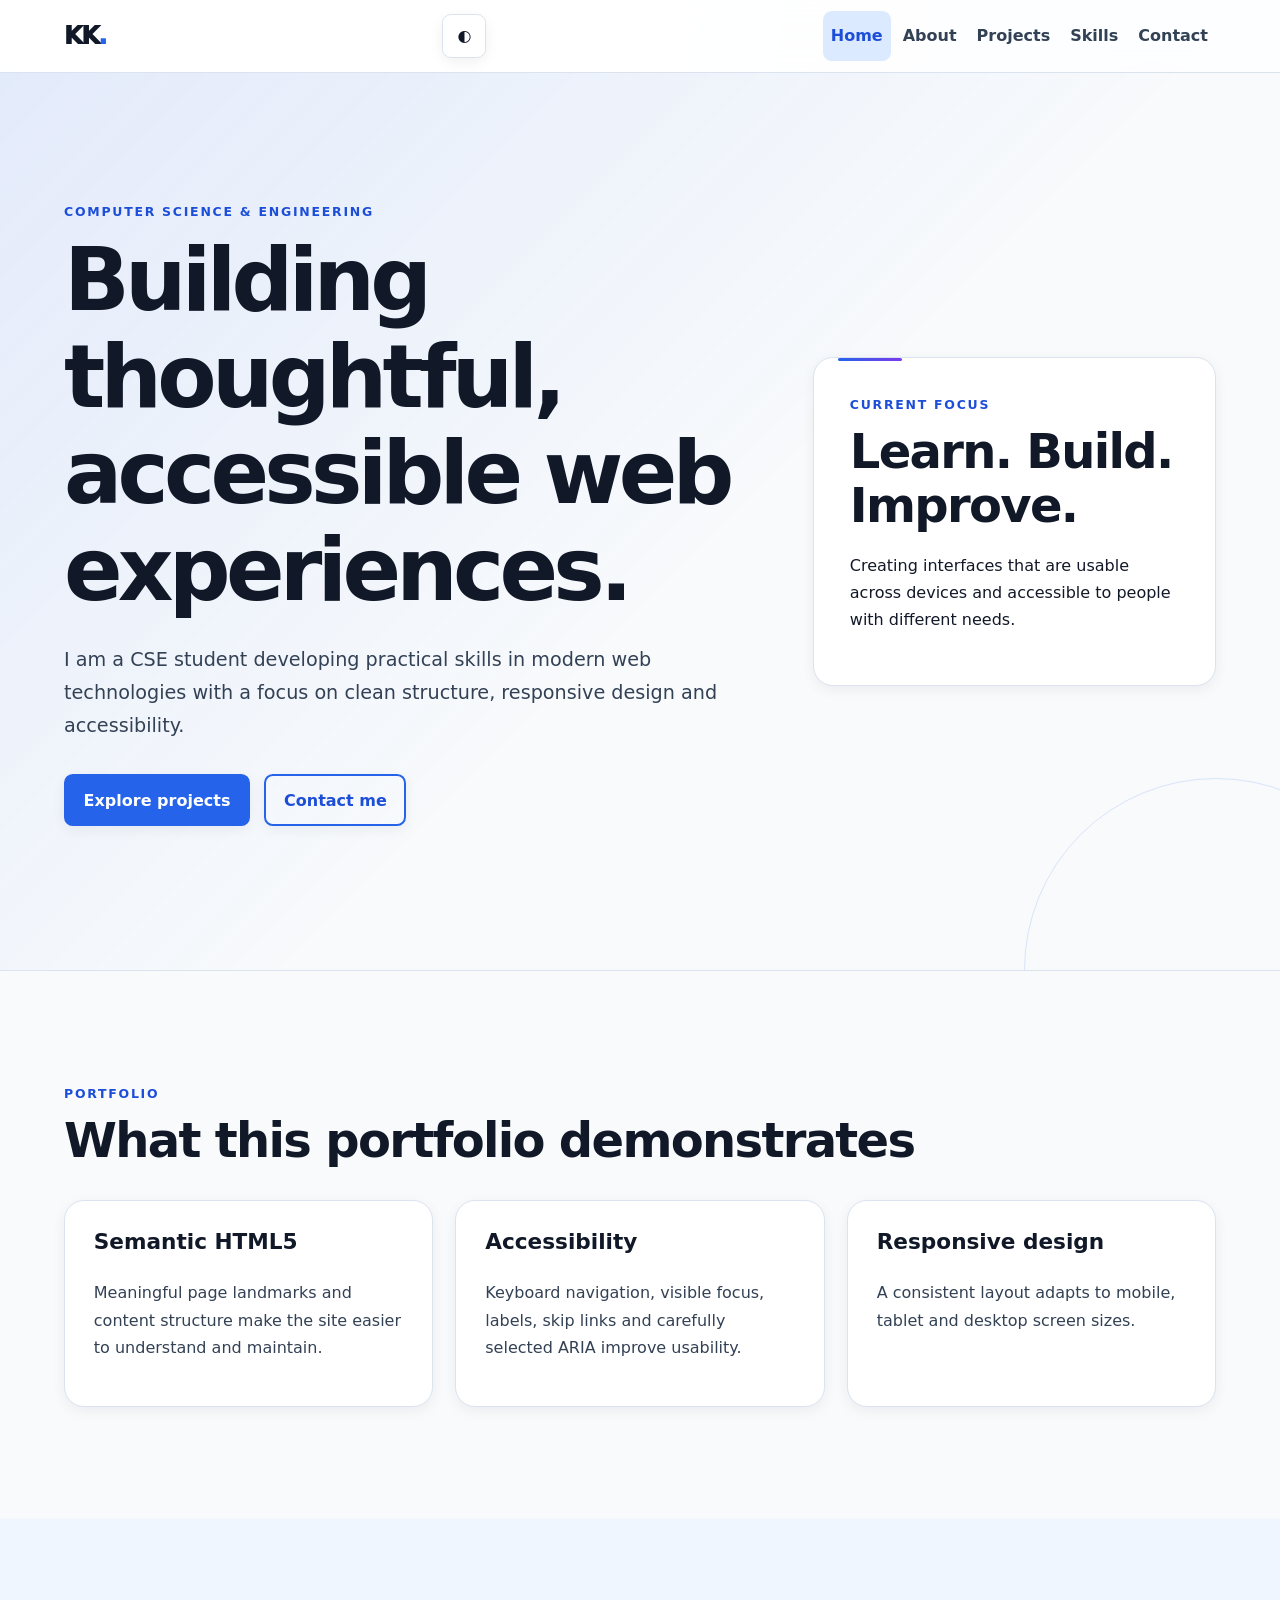
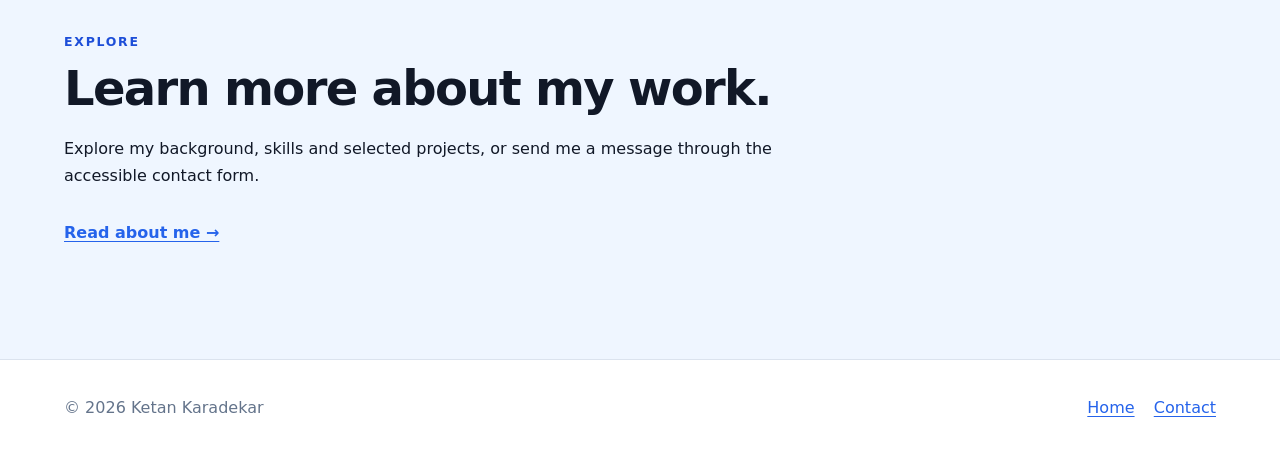
<file: index.html>
<!doctype html>
<html lang="en">
<head>
<meta charset="utf-8">
<meta name="viewport" content="width=device-width, initial-scale=1">
<title>Home | Ketan Karadekar</title>
<meta name="description" content="Professional portfolio home page for Ketan Karadekar, a Computer Science and Engineering student focused on accessible web development.">
<meta name="keywords" content="Computer Science, HTML5, accessibility, web development, portfolio">
<meta name="author" content="Ketan Karadekar">
<meta name="robots" content="index, follow">
<meta name="theme-color" content="#2563eb">
<link rel="stylesheet" href="css/style.css">
</head>
<body>
<a class="skip-link" href="#main-content">Skip to main content</a>
<header class="site-header">
<nav class="container nav-bar" aria-label="Primary navigation">
<a class="brand" href="index.html" aria-label="Ketan Karadekar, home">KK<span aria-hidden="true">.</span></a>
<section class="nav-actions" aria-label="Display controls">
<button class="theme-button" type="button" aria-pressed="false" aria-label="Switch to dark theme"><span aria-hidden="true">◐</span></button>
<button class="menu-button" type="button" aria-expanded="false" aria-controls="site-navigation">
<span class="sr-only">Open navigation menu</span><span aria-hidden="true">☰</span>
</button>
</section>
<ul id="site-navigation" class="nav-list">
  <li><a href="index.html" aria-current="page">Home</a></li>
  <li><a href="about.html">About</a></li>
  <li><a href="projects.html">Projects</a></li>
  <li><a href="skills.html">Skills</a></li>
  <li><a href="contact.html">Contact</a></li>
</ul>
</nav>
</header>
<main id="main-content">
<section class="hero" aria-labelledby="hero-title">
<article class="container hero-grid">
<section>
<p class="eyebrow">Computer Science &amp; Engineering</p>
<h1 id="hero-title">Building thoughtful, accessible web experiences.</h1>
<p class="lead">I am a CSE student developing practical skills in modern web technologies with a focus on clean structure, responsive design and accessibility.</p>
<p class="button-row"><a class="button" href="projects.html">Explore projects</a><a class="button secondary" href="contact.html">Contact me</a></p>
</section>
<aside class="intro-card" aria-labelledby="focus-title">
<p class="card-kicker">Current focus</p><h2 id="focus-title">Learn. Build. Improve.</h2>
<p>Creating interfaces that are usable across devices and accessible to people with different needs.</p>
</aside>
</article>
</section>
<section class="section" aria-labelledby="highlights-title">
<article class="container"><p class="eyebrow">Portfolio</p><h2 id="highlights-title">What this portfolio demonstrates</h2>
<section class="card-grid" aria-label="Portfolio highlights">
<article class="card"><h3>Semantic HTML5</h3><p>Meaningful page landmarks and content structure make the site easier to understand and maintain.</p></article>
<article class="card"><h3>Accessibility</h3><p>Keyboard navigation, visible focus, labels, skip links and carefully selected ARIA improve usability.</p></article>
<article class="card"><h3>Responsive design</h3><p>A consistent layout adapts to mobile, tablet and desktop screen sizes.</p></article>
</section></article>
</section>
<section class="section muted" aria-labelledby="next-title"><article class="container narrow">
<p class="eyebrow">Explore</p><h2 id="next-title">Learn more about my work.</h2>
<p>Explore my background, skills and selected projects, or send me a message through the accessible contact form.</p>
<a class="text-link" href="about.html">Read about me →</a>
</article></section>
</main>
<footer class="site-footer">
<section class="container footer-content" aria-labelledby="footer-title">
<h2 id="footer-title" class="sr-only">Footer information</h2>
<p>© <span class="current-year"></span> Ketan Karadekar</p>
<nav aria-label="Footer navigation"><a href="index.html">Home</a><a href="contact.html">Contact</a></nav>
</section>
</footer>
<script src="js/script.js" defer></script>
</body>
</html>
</file>
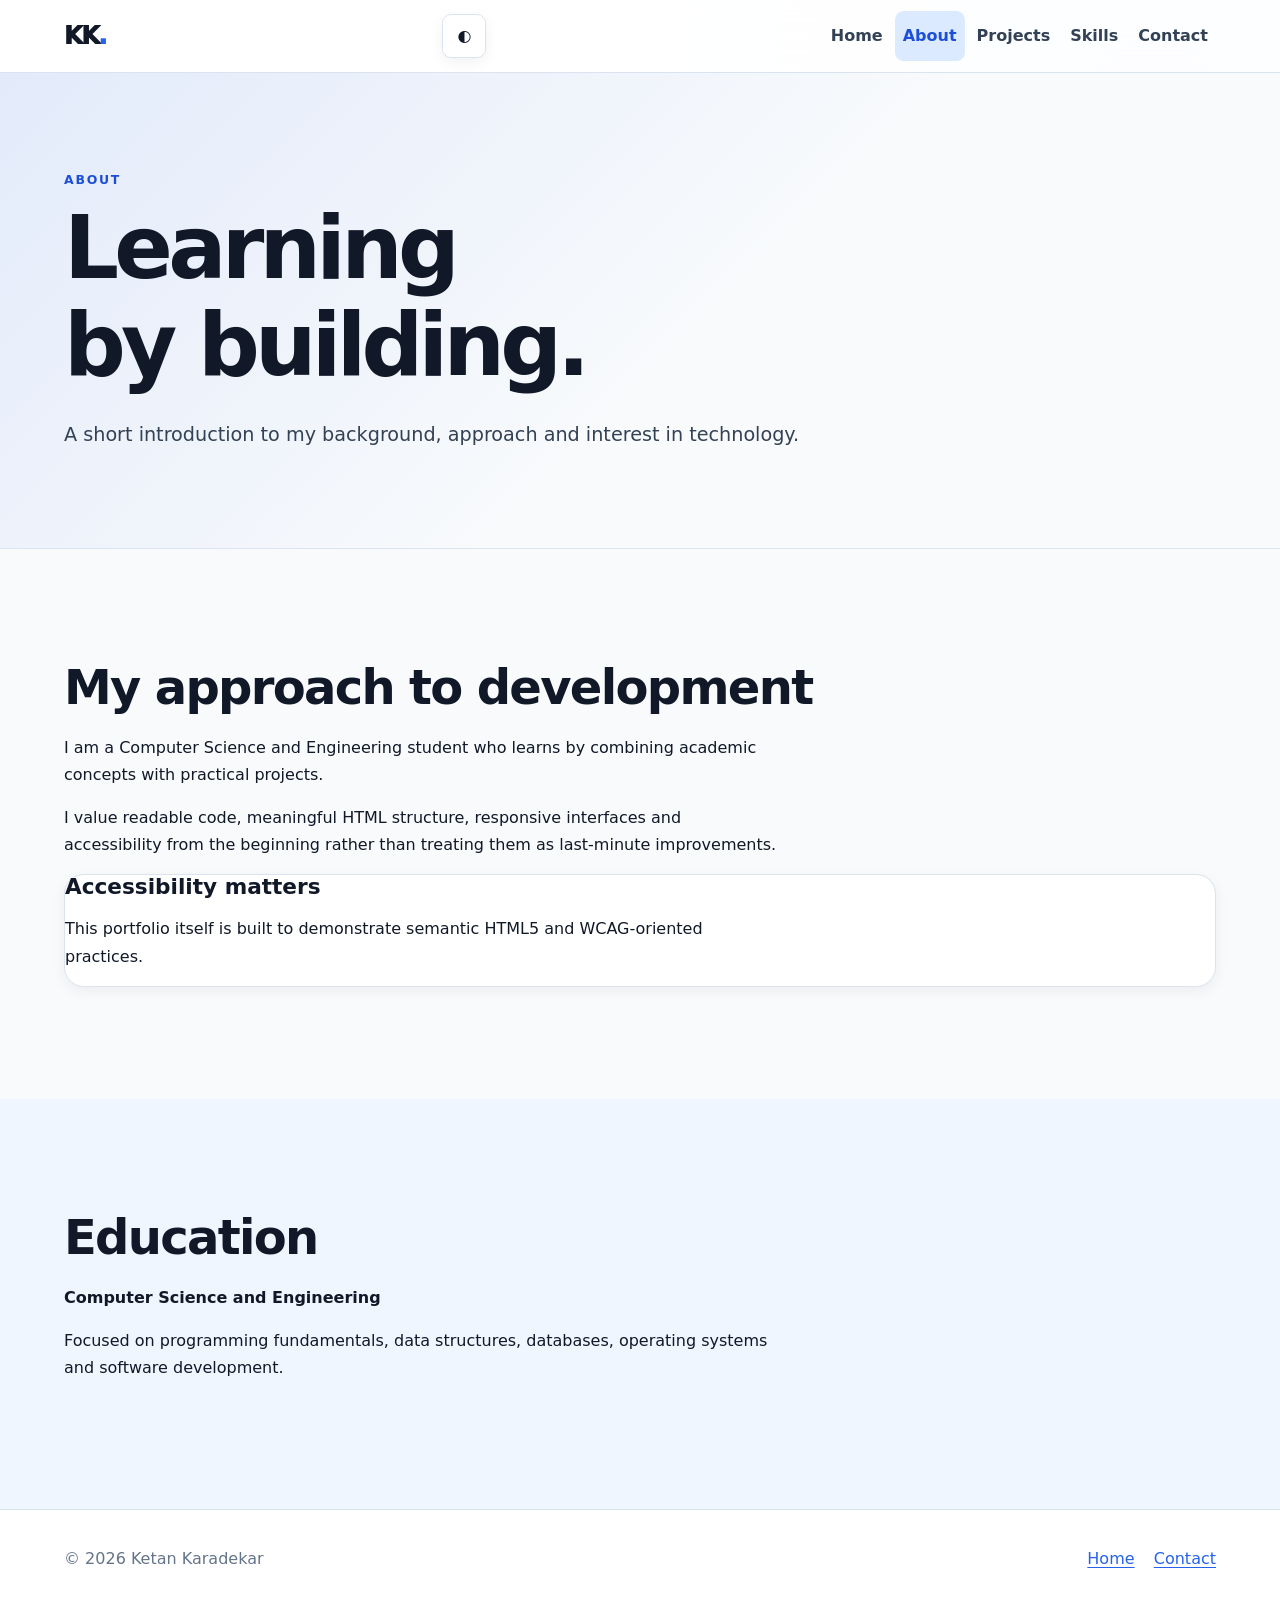
<file: about.html>
<!doctype html>
<html lang="en">
<head>
<meta charset="utf-8">
<meta name="viewport" content="width=device-width, initial-scale=1">
<title>About | Ketan Karadekar</title>
<meta name="description" content="Learn about Ketan Karadekar, a Computer Science and Engineering student interested in modern web development and accessible interfaces.">
<meta name="keywords" content="Computer Science, HTML5, accessibility, web development, portfolio">
<meta name="author" content="Ketan Karadekar">
<meta name="robots" content="index, follow">
<meta name="theme-color" content="#2563eb">
<link rel="stylesheet" href="css/style.css">
</head>
<body>
<a class="skip-link" href="#main-content">Skip to main content</a>
<header class="site-header">
<nav class="container nav-bar" aria-label="Primary navigation">
<a class="brand" href="index.html" aria-label="Ketan Karadekar, home">KK<span aria-hidden="true">.</span></a>
<section class="nav-actions" aria-label="Display controls">
<button class="theme-button" type="button" aria-pressed="false" aria-label="Switch to dark theme"><span aria-hidden="true">◐</span></button>
<button class="menu-button" type="button" aria-expanded="false" aria-controls="site-navigation">
<span class="sr-only">Open navigation menu</span><span aria-hidden="true">☰</span>
</button>
</section>
<ul id="site-navigation" class="nav-list">
  <li><a href="index.html">Home</a></li>
  <li><a href="about.html" aria-current="page">About</a></li>
  <li><a href="projects.html">Projects</a></li>
  <li><a href="skills.html">Skills</a></li>
  <li><a href="contact.html">Contact</a></li>
</ul>
</nav>
</header>
<main id="main-content">
<section class="page-heading" aria-labelledby="page-title"><article class="container">
<p class="eyebrow">About</p><h1 id="page-title">Learning by building.</h1>
<p class="lead">A short introduction to my background, approach and interest in technology.</p>
</article></section>
<section class="section" aria-labelledby="story-title"><article class="container narrow">
<h2 id="story-title">My approach to development</h2>
<p>I am a Computer Science and Engineering student who learns by combining academic concepts with practical projects.</p>
<p>I value readable code, meaningful HTML structure, responsive interfaces and accessibility from the beginning rather than treating them as last-minute improvements.</p>
<aside class="note" aria-labelledby="accessibility-title"><h3 id="accessibility-title">Accessibility matters</h3>
<p>This portfolio itself is built to demonstrate semantic HTML5 and WCAG-oriented practices.</p></aside>
</article></section>
<section class="section muted" aria-labelledby="education-title"><article class="container narrow">
<h2 id="education-title">Education</h2><p><strong>Computer Science and Engineering</strong></p>
<p>Focused on programming fundamentals, data structures, databases, operating systems and software development.</p>
</article></section>
</main>
<footer class="site-footer">
<section class="container footer-content" aria-labelledby="footer-title">
<h2 id="footer-title" class="sr-only">Footer information</h2>
<p>© <span class="current-year"></span> Ketan Karadekar</p>
<nav aria-label="Footer navigation"><a href="index.html">Home</a><a href="contact.html">Contact</a></nav>
</section>
</footer>
<script src="js/script.js" defer></script>
</body>
</html>
</file>
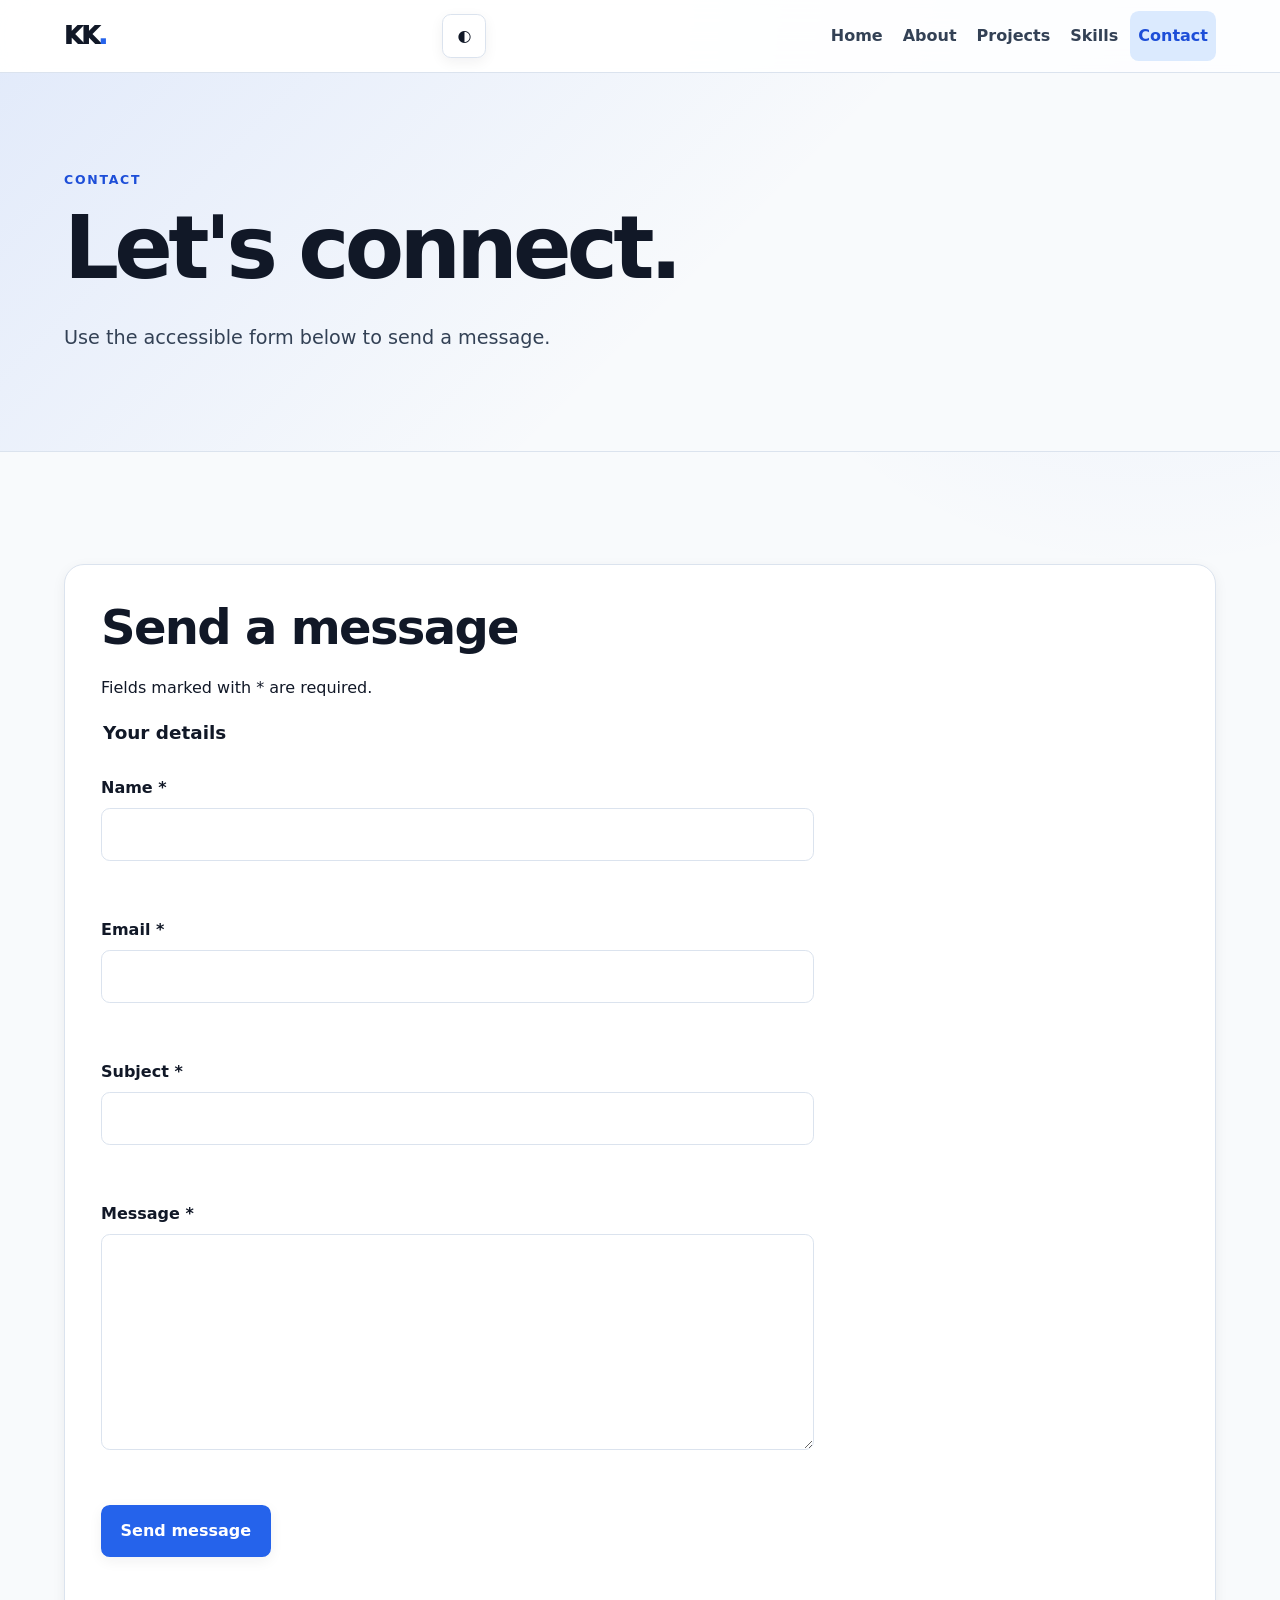
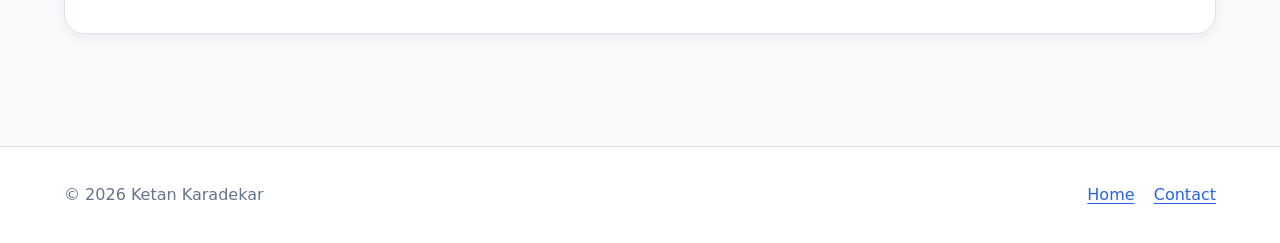
<file: contact.html>
<!doctype html>
<html lang="en">
<head>
<meta charset="utf-8">
<meta name="viewport" content="width=device-width, initial-scale=1">
<title>Contact | Ketan Karadekar</title>
<meta name="description" content="Contact Ketan Karadekar for collaboration, project discussions and opportunities.">
<meta name="keywords" content="Computer Science, HTML5, accessibility, web development, portfolio">
<meta name="author" content="Ketan Karadekar">
<meta name="robots" content="index, follow">
<meta name="theme-color" content="#2563eb">
<link rel="stylesheet" href="css/style.css">
</head>
<body>
<a class="skip-link" href="#main-content">Skip to main content</a>
<header class="site-header">
<nav class="container nav-bar" aria-label="Primary navigation">
<a class="brand" href="index.html" aria-label="Ketan Karadekar, home">KK<span aria-hidden="true">.</span></a>
<section class="nav-actions" aria-label="Display controls">
<button class="theme-button" type="button" aria-pressed="false" aria-label="Switch to dark theme"><span aria-hidden="true">◐</span></button>
<button class="menu-button" type="button" aria-expanded="false" aria-controls="site-navigation">
<span class="sr-only">Open navigation menu</span><span aria-hidden="true">☰</span>
</button>
</section>
<ul id="site-navigation" class="nav-list">
  <li><a href="index.html">Home</a></li>
  <li><a href="about.html">About</a></li>
  <li><a href="projects.html">Projects</a></li>
  <li><a href="skills.html">Skills</a></li>
  <li><a href="contact.html" aria-current="page">Contact</a></li>
</ul>
</nav>
</header>
<main id="main-content">
<section class="page-heading" aria-labelledby="page-title"><article class="container">
<p class="eyebrow">Contact</p><h1 id="page-title">Let's connect.</h1><p class="lead">Use the accessible form below to send a message.</p>
</article></section>
<section class="section" aria-labelledby="contact-form-title"><article class="container narrow">
<form id="contact-form" class="contact-form" novalidate>
<h2 id="contact-form-title">Send a message</h2><p id="form-instructions">Fields marked with <span aria-hidden="true">*</span> are required.</p>
<fieldset><legend>Your details</legend>
<p class="form-group"><label for="name">Name <span aria-hidden="true">*</span></label><input id="name" name="name" type="text" autocomplete="name" required minlength="2" aria-describedby="name-error"><span id="name-error" class="error-message" role="alert"></span></p>
<p class="form-group"><label for="email">Email <span aria-hidden="true">*</span></label><input id="email" name="email" type="email" autocomplete="email" required aria-describedby="email-error"><span id="email-error" class="error-message" role="alert"></span></p>
<p class="form-group"><label for="subject">Subject <span aria-hidden="true">*</span></label><input id="subject" name="subject" type="text" required minlength="3" aria-describedby="subject-error"><span id="subject-error" class="error-message" role="alert"></span></p>
<p class="form-group"><label for="message">Message <span aria-hidden="true">*</span></label><textarea id="message" name="message" rows="7" required minlength="10" aria-describedby="message-error"></textarea><span id="message-error" class="error-message" role="alert"></span></p>
</fieldset>
<button class="button" type="submit">Send message</button><p id="form-status" class="form-status" role="status" aria-live="polite"></p>
</form></article></section>
</main>
<footer class="site-footer">
<section class="container footer-content" aria-labelledby="footer-title">
<h2 id="footer-title" class="sr-only">Footer information</h2>
<p>© <span class="current-year"></span> Ketan Karadekar</p>
<nav aria-label="Footer navigation"><a href="index.html">Home</a><a href="contact.html">Contact</a></nav>
</section>
</footer>
<script src="js/script.js" defer></script>
</body>
</html>
</file>
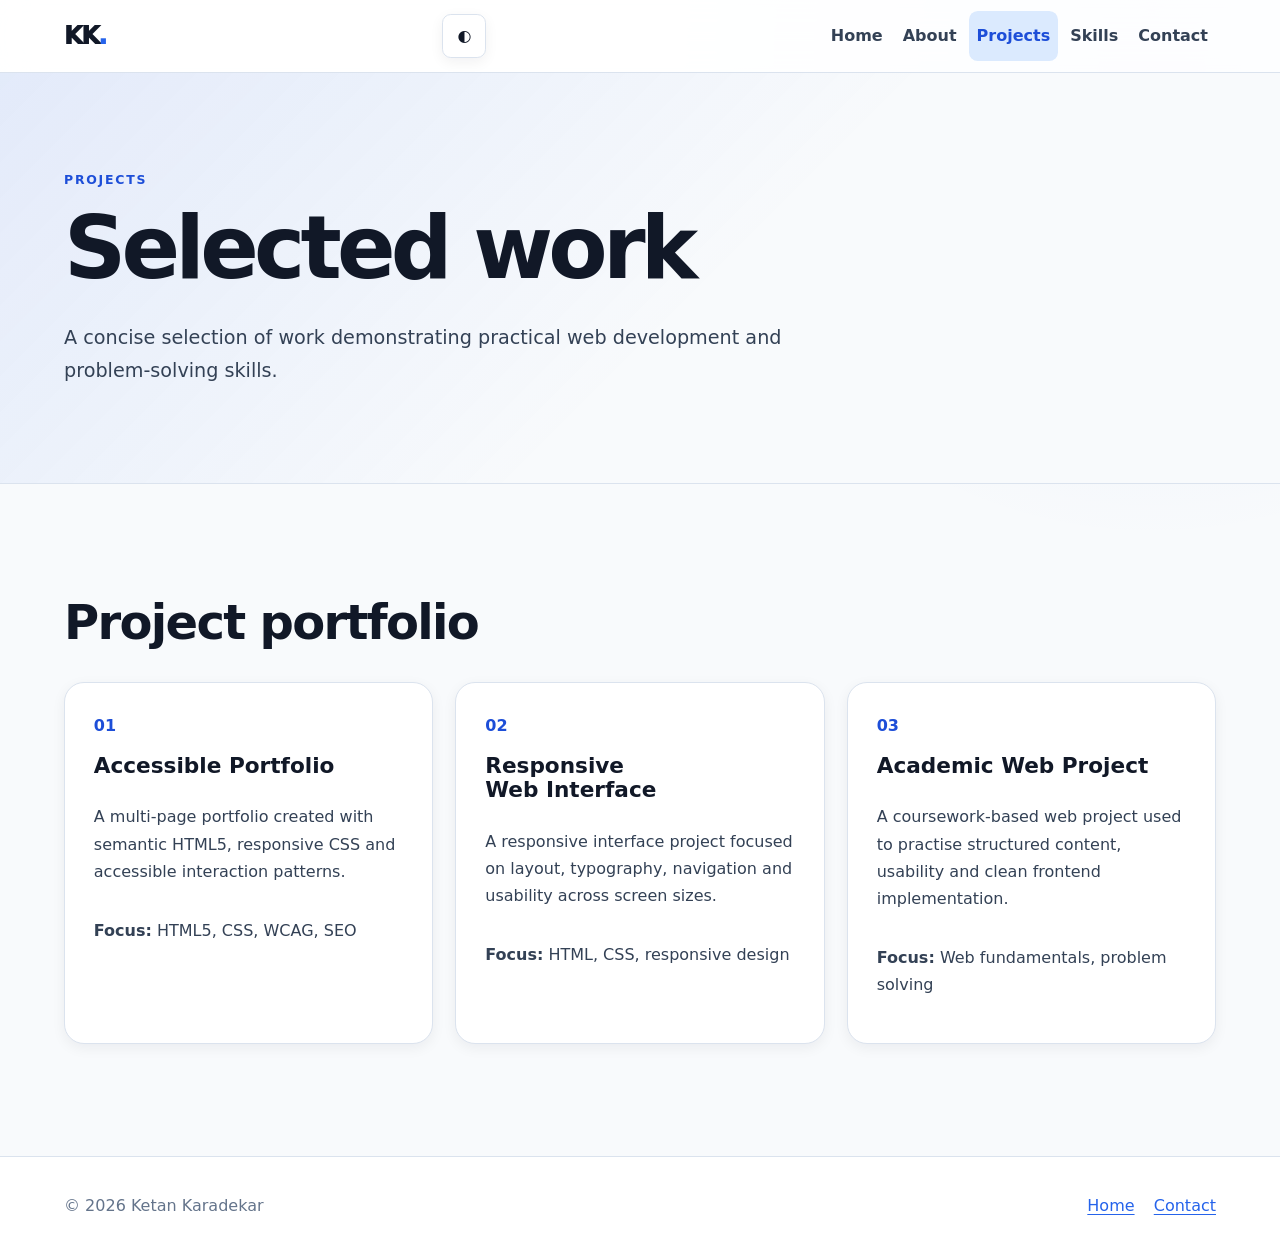
<file: projects.html>
<!doctype html>
<html lang="en">
<head>
<meta charset="utf-8">
<meta name="viewport" content="width=device-width, initial-scale=1">
<title>Projects | Ketan Karadekar</title>
<meta name="description" content="Selected web development projects by Computer Science and Engineering student Ketan Karadekar.">
<meta name="keywords" content="Computer Science, HTML5, accessibility, web development, portfolio">
<meta name="author" content="Ketan Karadekar">
<meta name="robots" content="index, follow">
<meta name="theme-color" content="#2563eb">
<link rel="stylesheet" href="css/style.css">
</head>
<body>
<a class="skip-link" href="#main-content">Skip to main content</a>
<header class="site-header">
<nav class="container nav-bar" aria-label="Primary navigation">
<a class="brand" href="index.html" aria-label="Ketan Karadekar, home">KK<span aria-hidden="true">.</span></a>
<section class="nav-actions" aria-label="Display controls">
<button class="theme-button" type="button" aria-pressed="false" aria-label="Switch to dark theme"><span aria-hidden="true">◐</span></button>
<button class="menu-button" type="button" aria-expanded="false" aria-controls="site-navigation">
<span class="sr-only">Open navigation menu</span><span aria-hidden="true">☰</span>
</button>
</section>
<ul id="site-navigation" class="nav-list">
  <li><a href="index.html">Home</a></li>
  <li><a href="about.html">About</a></li>
  <li><a href="projects.html" aria-current="page">Projects</a></li>
  <li><a href="skills.html">Skills</a></li>
  <li><a href="contact.html">Contact</a></li>
</ul>
</nav>
</header>
<main id="main-content">
<section class="page-heading" aria-labelledby="page-title"><article class="container">
<p class="eyebrow">Projects</p><h1 id="page-title">Selected work</h1>
<p class="lead">A concise selection of work demonstrating practical web development and problem-solving skills.</p>
</article></section>
<section class="section" aria-labelledby="project-list-title"><article class="container">
<h2 id="project-list-title">Project portfolio</h2>
<section class="card-grid">
<article class="card"><p class="project-index">01</p><h3>Accessible Portfolio</h3><p>A multi-page portfolio created with semantic HTML5, responsive CSS and accessible interaction patterns.</p><p><strong>Focus:</strong> HTML5, CSS, WCAG, SEO</p></article>
<article class="card"><p class="project-index">02</p><h3>Responsive Web Interface</h3><p>A responsive interface project focused on layout, typography, navigation and usability across screen sizes.</p><p><strong>Focus:</strong> HTML, CSS, responsive design</p></article>
<article class="card"><p class="project-index">03</p><h3>Academic Web Project</h3><p>A coursework-based web project used to practise structured content, usability and clean frontend implementation.</p><p><strong>Focus:</strong> Web fundamentals, problem solving</p></article>
</section></article></section>
</main>
<footer class="site-footer">
<section class="container footer-content" aria-labelledby="footer-title">
<h2 id="footer-title" class="sr-only">Footer information</h2>
<p>© <span class="current-year"></span> Ketan Karadekar</p>
<nav aria-label="Footer navigation"><a href="index.html">Home</a><a href="contact.html">Contact</a></nav>
</section>
</footer>
<script src="js/script.js" defer></script>
</body>
</html>
</file>
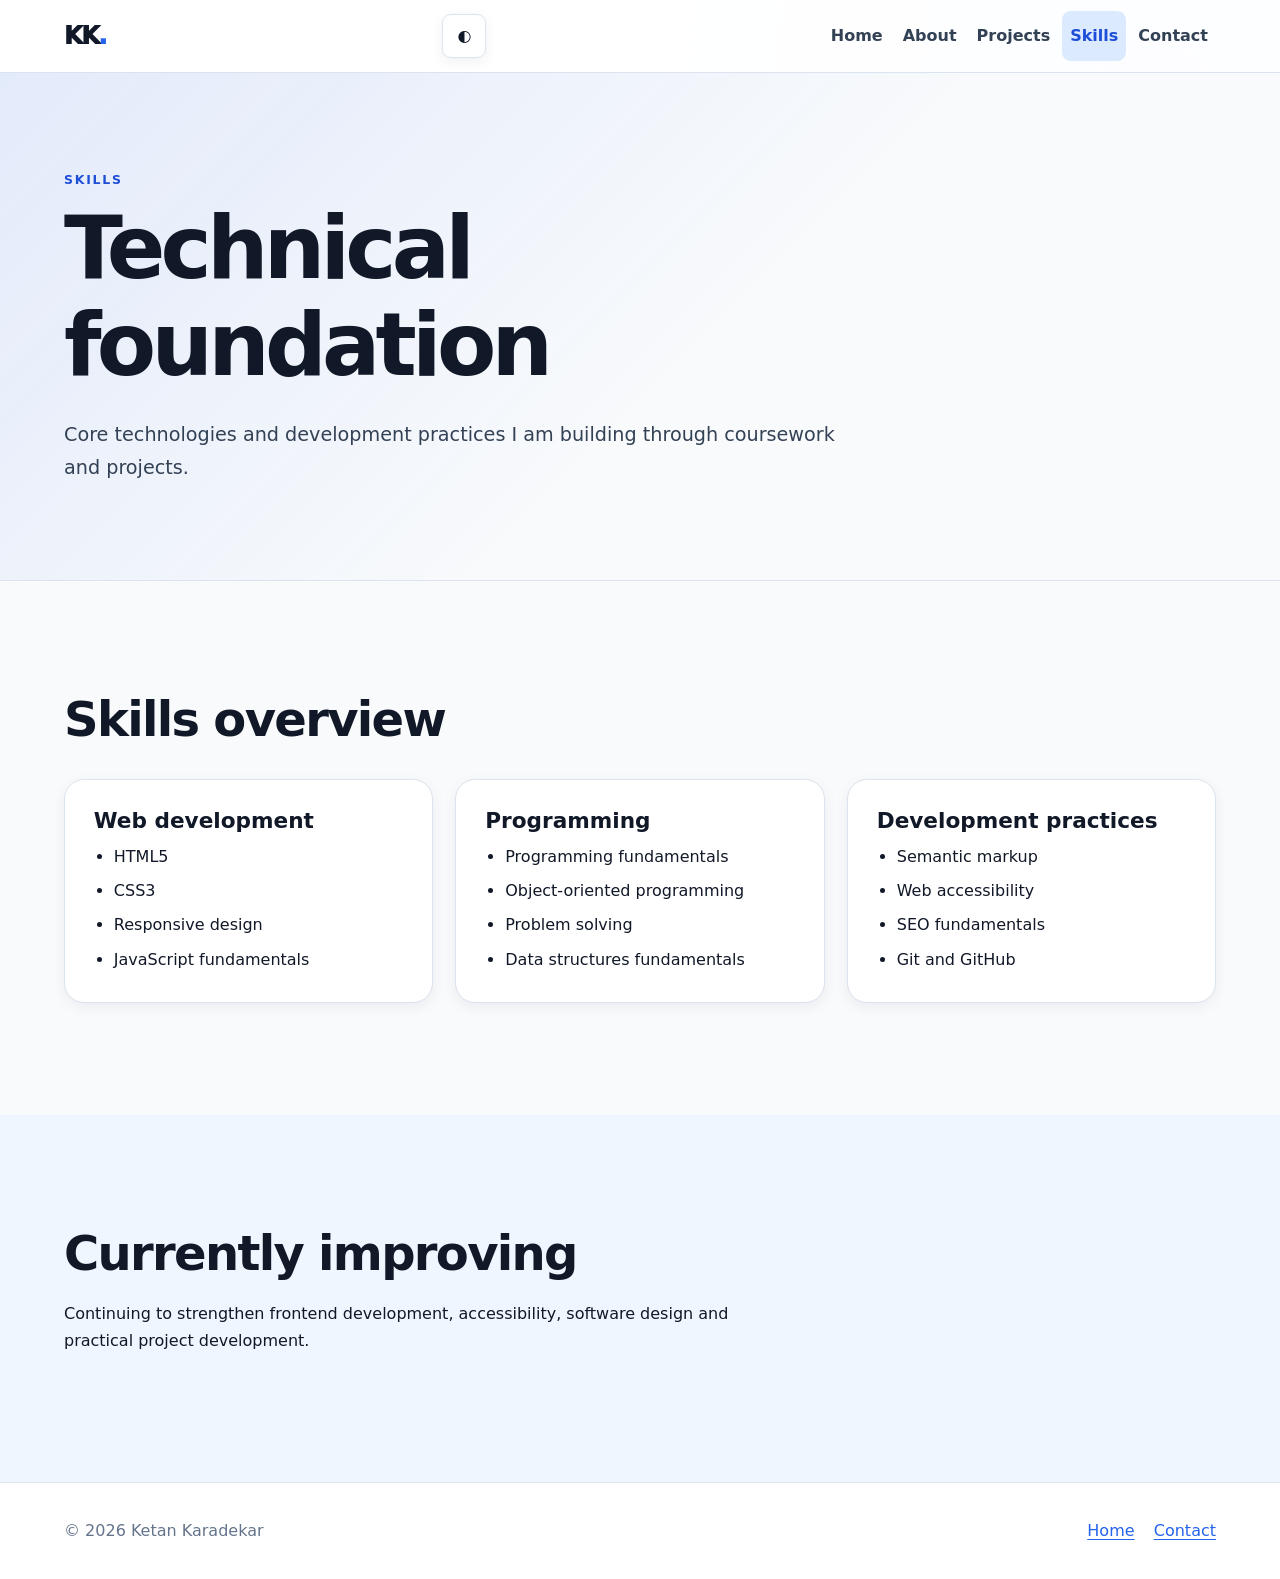
<file: skills.html>
<!doctype html>
<html lang="en">
<head>
<meta charset="utf-8">
<meta name="viewport" content="width=device-width, initial-scale=1">
<title>Skills | Ketan Karadekar</title>
<meta name="description" content="Technical skills and development interests of Computer Science and Engineering student Ketan Karadekar.">
<meta name="keywords" content="Computer Science, HTML5, accessibility, web development, portfolio">
<meta name="author" content="Ketan Karadekar">
<meta name="robots" content="index, follow">
<meta name="theme-color" content="#2563eb">
<link rel="stylesheet" href="css/style.css">
</head>
<body>
<a class="skip-link" href="#main-content">Skip to main content</a>
<header class="site-header">
<nav class="container nav-bar" aria-label="Primary navigation">
<a class="brand" href="index.html" aria-label="Ketan Karadekar, home">KK<span aria-hidden="true">.</span></a>
<section class="nav-actions" aria-label="Display controls">
<button class="theme-button" type="button" aria-pressed="false" aria-label="Switch to dark theme"><span aria-hidden="true">◐</span></button>
<button class="menu-button" type="button" aria-expanded="false" aria-controls="site-navigation">
<span class="sr-only">Open navigation menu</span><span aria-hidden="true">☰</span>
</button>
</section>
<ul id="site-navigation" class="nav-list">
  <li><a href="index.html">Home</a></li>
  <li><a href="about.html">About</a></li>
  <li><a href="projects.html">Projects</a></li>
  <li><a href="skills.html" aria-current="page">Skills</a></li>
  <li><a href="contact.html">Contact</a></li>
</ul>
</nav>
</header>
<main id="main-content">
<section class="page-heading" aria-labelledby="page-title"><article class="container">
<p class="eyebrow">Skills</p><h1 id="page-title">Technical foundation</h1>
<p class="lead">Core technologies and development practices I am building through coursework and projects.</p>
</article></section>
<section class="section" aria-labelledby="skills-title"><article class="container">
<h2 id="skills-title">Skills overview</h2><section class="card-grid">
<article class="card"><h3>Web development</h3><ul class="skill-list"><li>HTML5</li><li>CSS3</li><li>Responsive design</li><li>JavaScript fundamentals</li></ul></article>
<article class="card"><h3>Programming</h3><ul class="skill-list"><li>Programming fundamentals</li><li>Object-oriented programming</li><li>Problem solving</li><li>Data structures fundamentals</li></ul></article>
<article class="card"><h3>Development practices</h3><ul class="skill-list"><li>Semantic markup</li><li>Web accessibility</li><li>SEO fundamentals</li><li>Git and GitHub</li></ul></article>
</section></article></section>
<section class="section muted" aria-labelledby="learning-title"><article class="container narrow">
<h2 id="learning-title">Currently improving</h2><p>Continuing to strengthen frontend development, accessibility, software design and practical project development.</p>
</article></section>
</main>
<footer class="site-footer">
<section class="container footer-content" aria-labelledby="footer-title">
<h2 id="footer-title" class="sr-only">Footer information</h2>
<p>© <span class="current-year"></span> Ketan Karadekar</p>
<nav aria-label="Footer navigation"><a href="index.html">Home</a><a href="contact.html">Contact</a></nav>
</section>
</footer>
<script src="js/script.js" defer></script>
</body>
</html>
</file>
<file: css/style.css>
/* TASK 2 — Advanced CSS3 & Responsive Architecture */

/* 1. CSS VARIABLES */
:root {
  --primary:#2563eb; --primary-strong:#1d4ed8; --primary-soft:#dbeafe;
  --secondary:#7c3aed; --bg:#f8fafc; --surface:#fff; --surface-soft:#eff6ff;
  --text:#111827; --text-soft:#334155; --muted:#64748b; --border:#dbe3ee;
  --focus:#f59e0b; --danger:#be123c; --success:#047857;
  --shadow-sm:0 4px 14px rgb(15 23 42/.06); --shadow-md:0 14px 36px rgb(15 23 42/.10);
  --radius-sm:.55rem; --radius-md:.9rem; --radius-lg:1.25rem; --pill:999px;
  --s1:.35rem; --s2:.6rem; --s3:.9rem; --s4:1.2rem; --s5:1.6rem; --s6:2rem; --s7:3rem;
  --container:72rem; --ease:240ms ease;
}
[data-theme="dark"] {
  --primary:#60a5fa; --primary-strong:#93c5fd; --primary-soft:#1e3a8a;
  --secondary:#a78bfa; --bg:#0b1220; --surface:#111827; --surface-soft:#172554;
  --text:#f8fafc; --text-soft:#dbe4f0; --muted:#a8b4c5; --border:#334155;
  --focus:#fbbf24; --danger:#fda4af; --success:#6ee7b7;
  --shadow-sm:0 4px 14px rgb(0 0 0/.22); --shadow-md:0 14px 36px rgb(0 0 0/.28);
}
@media (prefers-color-scheme:dark) {
  :root:not([data-theme="light"]) {
    --primary:#60a5fa; --primary-strong:#93c5fd; --primary-soft:#1e3a8a;
    --secondary:#a78bfa; --bg:#0b1220; --surface:#111827; --surface-soft:#172554;
    --text:#f8fafc; --text-soft:#dbe4f0; --muted:#a8b4c5; --border:#334155;
    --focus:#fbbf24; --danger:#fda4af; --success:#6ee7b7;
    --shadow-sm:0 4px 14px rgb(0 0 0/.22); --shadow-md:0 14px 36px rgb(0 0 0/.28);
  }
}

/* 2. RESET / BASE */
*,*::before,*::after{box-sizing:border-box}
html{scroll-behavior:smooth;color-scheme:light}
html:has(body[data-theme="dark"]){color-scheme:dark}
body{min-height:100vh;margin:0;overflow-x:hidden;background:radial-gradient(circle at 90% 5%,rgb(37 99 235/.08),transparent 30rem),var(--bg);color:var(--text);font-family:Inter,ui-sans-serif,system-ui,-apple-system,"Segoe UI",sans-serif;line-height:1.7;text-rendering:optimizeLegibility;transition:background-color var(--ease),color var(--ease)}
img,svg,video{display:block;max-width:100%} img{height:auto;object-fit:cover}
button,input,textarea{font:inherit} button{cursor:pointer}
a{color:var(--primary);text-underline-offset:.2em;transition:color var(--ease),background-color var(--ease),border-color var(--ease),transform var(--ease)}
a:hover{color:var(--primary-strong)}
::selection{background:var(--primary);color:#fff}

/* 3. TYPOGRAPHY */
h1,h2,h3{margin-top:0;color:var(--text);line-height:1.12;text-wrap:balance}
h1{max-width:14ch;margin-bottom:var(--s5);font-size:clamp(2.55rem,11vw,5.4rem);letter-spacing:-.055em}
h2{margin-bottom:var(--s4);font-size:clamp(1.85rem,6vw,3rem);letter-spacing:-.035em}
h3{margin-bottom:var(--s2);font-size:clamp(1.15rem,3vw,1.35rem)}
p{max-width:70ch}
.lead{max-width:65ch;margin:0;color:var(--text-soft);font-size:clamp(1rem,2.2vw,1.2rem)}
.eyebrow,.card-kicker{margin:0 0 var(--s2);color:var(--primary-strong);font-size:.78rem;font-weight:850;letter-spacing:.14em;text-transform:uppercase}
.sr-only{position:absolute!important;width:1px!important;height:1px!important;padding:0!important;margin:-1px!important;overflow:hidden!important;clip:rect(0,0,0,0)!important;white-space:nowrap!important;border:0!important}

/* 4. LAYOUT */
.container{width:min(calc(100% - 2rem),var(--container));margin-inline:auto}
.narrow{width:min(calc(100% - 2rem),48rem)}
.section{padding-block:clamp(4rem,9vw,7rem)}
.muted{background:var(--surface-soft)}
.hero,.page-heading{position:relative;isolation:isolate;overflow:hidden;border-bottom:1px solid var(--border);background:linear-gradient(135deg,rgb(37 99 235/.10),transparent 55%),var(--bg)}
.hero::after{position:absolute;z-index:-1;right:-8rem;bottom:-12rem;width:24rem;aspect-ratio:1;border:1px solid rgb(37 99 235/.15);border-radius:50%;content:""}
.hero{padding-block:clamp(4.5rem,11vw,8rem)}
.page-heading{padding-block:clamp(4rem,9vw,6rem)}
.hero-grid{display:grid;grid-template-columns:1fr;gap:clamp(2rem,6vw,5rem);align-items:center}

/* 5. NAVIGATION */
.site-header{position:sticky;top:0;z-index:50;border-bottom:1px solid var(--border);background:color-mix(in srgb,var(--surface) 88%,transparent);backdrop-filter:blur(16px)}
.nav-bar{min-height:4.5rem;display:flex;flex-wrap:wrap;align-items:center;justify-content:space-between;gap:var(--s3)}
.brand{color:var(--text);font-size:1.5rem;font-weight:950;letter-spacing:-.06em;text-decoration:none}.brand span{color:var(--primary)}
.nav-actions{display:flex;align-items:center;gap:var(--s2);order:2}
.nav-list{display:none;flex-basis:100%;flex-direction:column;gap:.15rem;list-style:none;margin:0;padding:0 0 var(--s3)}
.nav-list.open{display:flex}
.nav-list a{display:block;padding:.7rem .5rem;border-radius:var(--radius-sm);color:var(--text-soft);font-weight:750;text-decoration:none}
.nav-list a:hover,.nav-list a[aria-current=page]{background:var(--primary-soft);color:var(--primary-strong)}
.menu-button,.theme-button{display:inline-flex;align-items:center;justify-content:center;min-width:2.75rem;min-height:2.75rem;border:1px solid var(--border);border-radius:var(--radius-sm);background:var(--surface);color:var(--text);box-shadow:var(--shadow-sm);transition:transform var(--ease),border-color var(--ease),background-color var(--ease)}
.menu-button:hover,.theme-button:hover{transform:translateY(-1px);border-color:var(--primary)}
.menu-button{font-size:1.25rem}

/* 6. COMPONENTS */
.button-row{display:flex;flex-wrap:wrap;gap:var(--s3);margin-top:var(--s6)}
.button{display:inline-flex;align-items:center;justify-content:center;min-height:2.9rem;padding:.65rem 1.1rem;border:2px solid var(--primary);border-radius:var(--radius-sm);background:var(--primary);color:#fff;font-weight:800;text-decoration:none;box-shadow:var(--shadow-sm);transition:transform var(--ease),box-shadow var(--ease),background-color var(--ease)}
.button:hover{transform:translateY(-2px);background:var(--primary-strong);color:#fff;box-shadow:var(--shadow-md)}
.button.secondary{background:transparent;color:var(--primary-strong)}
.intro-card,.card,.note,.contact-form{border:1px solid var(--border);border-radius:var(--radius-lg);background:var(--surface);box-shadow:var(--shadow-sm);transition:transform var(--ease),box-shadow var(--ease),border-color var(--ease),background-color var(--ease)}
.intro-card{position:relative;padding:clamp(1.5rem,5vw,2.25rem)}.intro-card::before{position:absolute;top:0;left:1.5rem;width:4rem;height:.2rem;border-radius:var(--pill);background:linear-gradient(90deg,var(--primary),var(--secondary));content:""}
.intro-card:hover,.card:hover{transform:translateY(-4px);border-color:color-mix(in srgb,var(--primary) 45%,var(--border));box-shadow:var(--shadow-md)}
.card-grid{display:grid;grid-template-columns:1fr;gap:clamp(1rem,3vw,1.4rem);margin-top:var(--s6)}
.card{display:flex;min-width:0;flex-direction:column;padding:clamp(1.35rem,4vw,1.8rem)}
.card p{color:var(--text-soft)}
.project-index{margin:0 0 var(--s3);color:var(--primary-strong)!important;font-weight:900;font-variant-numeric:tabular-nums}
.skill-list{display:grid;gap:.45rem;margin:0;padding-left:1.25rem}
.text-link{display:inline-flex;margin-top:var(--s3);font-weight:800}

/* 7. FORM */
.contact-form{padding:clamp(1.25rem,5vw,2.25rem)}
fieldset{min-width:0;margin:0;padding:0;border:0}legend{margin-bottom:var(--s5);color:var(--text);font-size:1.15rem;font-weight:850}
.form-group{display:flex;flex-direction:column;gap:.45rem;margin:0 0 var(--s5)}
label{color:var(--text);font-weight:750}
input,textarea{width:100%;min-width:0;border:1px solid var(--border);border-radius:var(--radius-sm);background:var(--surface);color:var(--text);padding:.75rem .85rem;transition:border-color var(--ease),box-shadow var(--ease),background-color var(--ease)}
input::placeholder,textarea::placeholder{color:var(--muted)}
input:focus,textarea:focus{border-color:var(--primary);box-shadow:0 0 0 .2rem rgb(37 99 235/.16);outline:none}
input[aria-invalid=true],textarea[aria-invalid=true]{border-color:var(--danger)}
.error-message{min-height:1.35rem;color:var(--danger);font-size:.9rem;font-weight:700}.form-status{min-height:1.5rem;margin-bottom:0;color:var(--success);font-weight:750}

/* 8. FOOTER */
.site-footer{border-top:1px solid var(--border);background:var(--surface)}
.footer-content{display:flex;flex-direction:column;align-items:flex-start;justify-content:space-between;gap:var(--s3);min-height:6rem;padding-block:var(--s5)}
.footer-content p{margin:0;color:var(--muted)}.footer-content nav{display:flex;flex-wrap:wrap;gap:var(--s4)}

/* 9. RESPONSIVE — TABLET / DESKTOP */
@media (min-width:42rem){
  .container,.narrow{width:min(calc(100% - 3rem),var(--container))}
  .nav-list{display:flex;flex-basis:auto;flex-direction:row;gap:.25rem;padding:0}
  .nav-actions{order:0}.menu-button{display:none}
  .hero-grid{grid-template-columns:minmax(0,1.25fr) minmax(17rem,.75fr)}
  .card-grid{grid-template-columns:repeat(2,minmax(0,1fr))}
  .footer-content{flex-direction:row;align-items:center}
}
@media (min-width:64rem){
  .container,.narrow{width:min(calc(100% - 4rem),var(--container))}
  .card-grid{grid-template-columns:repeat(3,minmax(0,1fr))}
}

/* 10. ACCESSIBILITY / MOTION */
.skip-link{position:absolute;top:-4rem;left:1rem;z-index:100;padding:.7rem 1rem;border-radius:var(--radius-sm);background:var(--text);color:var(--bg);text-decoration:none}
.skip-link:focus{top:1rem}
:focus-visible{outline:3px solid var(--focus);outline-offset:3px}
@media (prefers-reduced-motion:reduce){
  html{scroll-behavior:auto}
  *,*::before,*::after{scroll-behavior:auto!important;transition-duration:.01ms!important;animation-duration:.01ms!important;animation-iteration-count:1!important}
}
</file>
